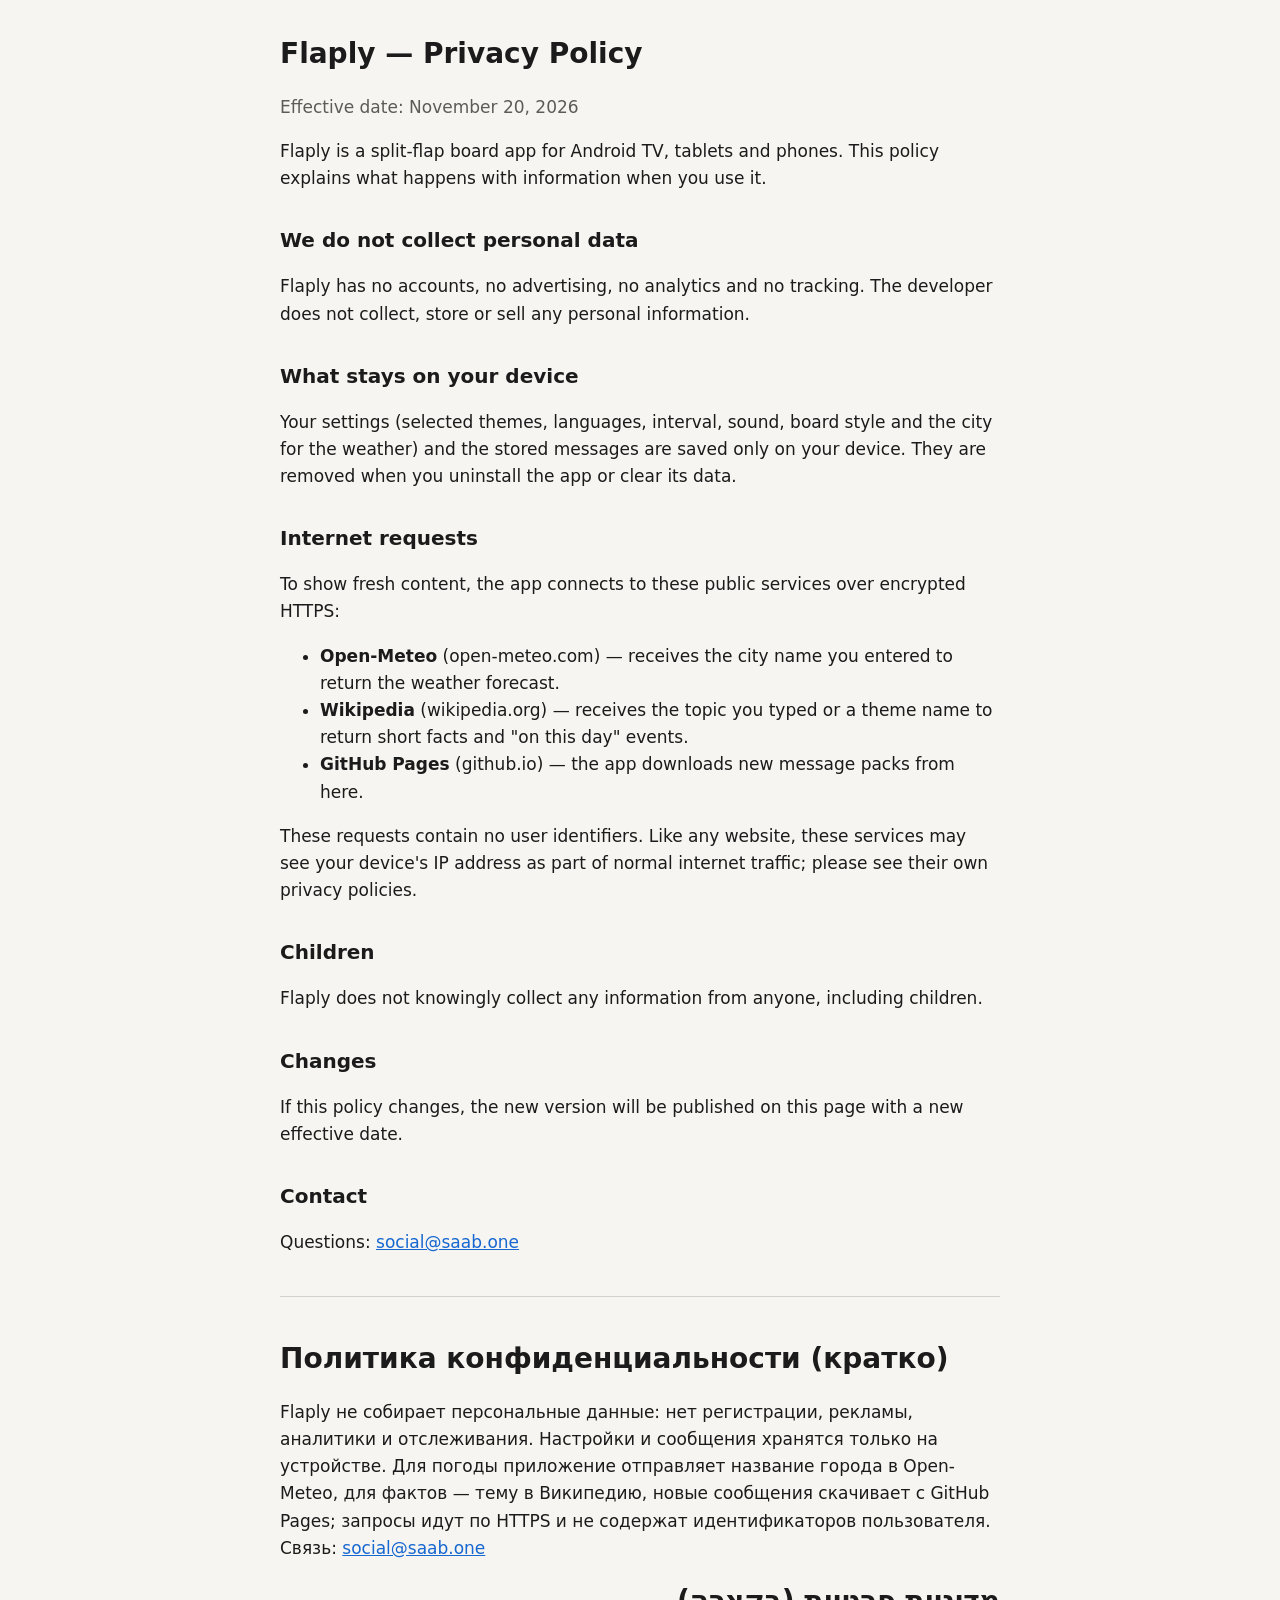
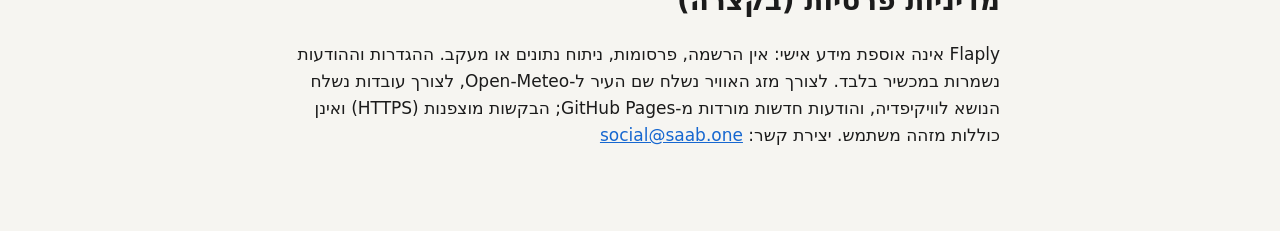
<file: flaply/privacy.html>
<!DOCTYPE html>
<html lang="en">
<head>
<meta charset="utf-8">
<meta name="viewport" content="width=device-width, initial-scale=1">
<title>Flaply — Privacy Policy</title>
<style>
  :root { --bg: #f6f5f1; --fg: #1b1b1b; --muted: #5d5b57; --accent: #1667d0; }
  @media (prefers-color-scheme: dark) { :root { --bg: #18181b; --fg: #f1f1ee; --muted: #a6a39d; --accent: #f4c20d; } }
  body { margin: 0; background: var(--bg); color: var(--fg); font: 17px/1.6 system-ui, -apple-system, 'Segoe UI', Roboto, sans-serif; }
  main { max-width: 720px; margin: 0 auto; padding: 32px 16px 64px; }
  h1 { font-size: 28px; margin: 0 0 4px; } h2 { font-size: 20px; margin-top: 32px; }
  .muted { color: var(--muted); } a { color: var(--accent); }
  hr { border: 0; border-top: 1px solid rgba(127,127,127,.3); margin: 40px 0; }
</style>
</head>
<body><main>
<h1>Flaply — Privacy Policy</h1>
<p class="muted">Effective date: November 20, 2026</p>

<p>Flaply is a split-flap board app for Android TV, tablets and phones. This policy explains what happens with information when you use it.</p>

<h2>We do not collect personal data</h2>
<p>Flaply has no accounts, no advertising, no analytics and no tracking. The developer does not collect, store or sell any personal information.</p>

<h2>What stays on your device</h2>
<p>Your settings (selected themes, languages, interval, sound, board style and the city for the weather) and the stored messages are saved only on your device. They are removed when you uninstall the app or clear its data.</p>

<h2>Internet requests</h2>
<p>To show fresh content, the app connects to these public services over encrypted HTTPS:</p>
<ul>
  <li><b>Open-Meteo</b> (open-meteo.com) — receives the city name you entered to return the weather forecast.</li>
  <li><b>Wikipedia</b> (wikipedia.org) — receives the topic you typed or a theme name to return short facts and "on this day" events.</li>
  <li><b>GitHub Pages</b> (github.io) — the app downloads new message packs from here.</li>
</ul>
<p>These requests contain no user identifiers. Like any website, these services may see your device's IP address as part of normal internet traffic; please see their own privacy policies.</p>

<h2>Children</h2>
<p>Flaply does not knowingly collect any information from anyone, including children.</p>

<h2>Changes</h2>
<p>If this policy changes, the new version will be published on this page with a new effective date.</p>

<h2>Contact</h2>
<p>Questions: <a href="mailto:social@saab.one">social@saab.one</a></p>

<hr>

<h1 lang="ru">Политика конфиденциальности (кратко)</h1>
<p lang="ru">Flaply не собирает персональные данные: нет регистрации, рекламы, аналитики и отслеживания. Настройки и сообщения хранятся только на устройстве. Для погоды приложение отправляет название города в Open-Meteo, для фактов — тему в Википедию, новые сообщения скачивает с GitHub Pages; запросы идут по HTTPS и не содержат идентификаторов пользователя. Связь: <a href="mailto:social@saab.one">social@saab.one</a></p>

<h1 lang="he" dir="rtl">מדיניות פרטיות (בקצרה)</h1>
<p lang="he" dir="rtl">Flaply אינה אוספת מידע אישי: אין הרשמה, פרסומות, ניתוח נתונים או מעקב. ההגדרות וההודעות נשמרות במכשיר בלבד. לצורך מזג האוויר נשלח שם העיר ל-Open-Meteo, לצורך עובדות נשלח הנושא לוויקיפדיה, והודעות חדשות מורדות מ-GitHub Pages; הבקשות מוצפנות (HTTPS) ואינן כוללות מזהה משתמש. יצירת קשר: <a href="mailto:social@saab.one">social@saab.one</a></p>
</main></body>
</html>
</file>
